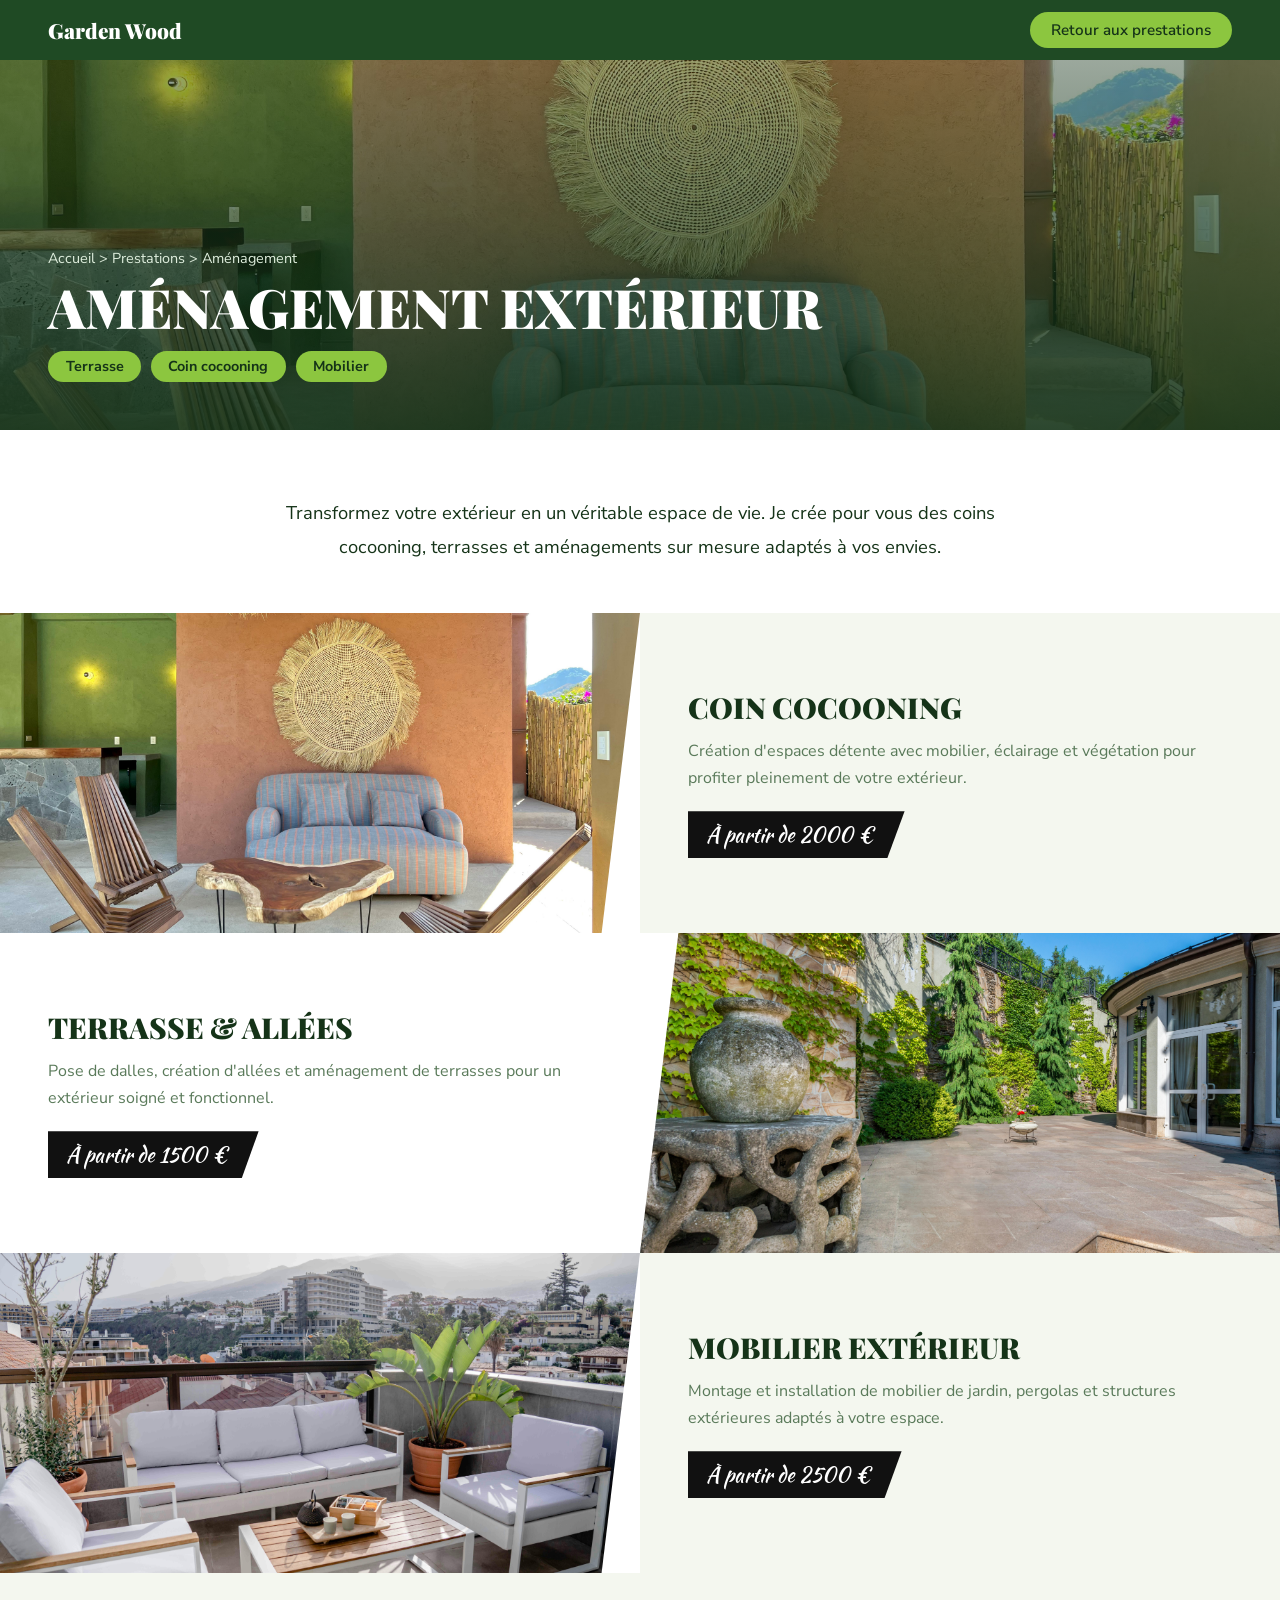
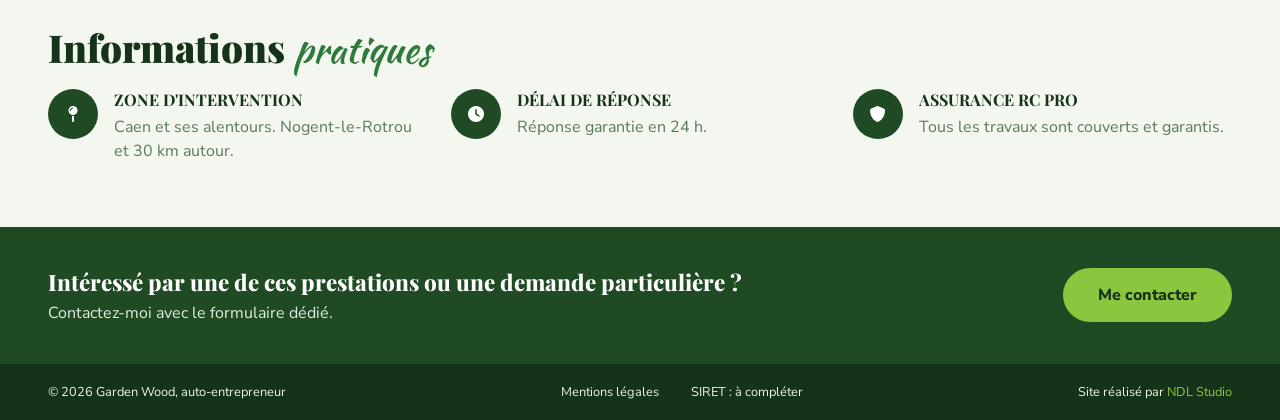
<file: amenagement.html>
<!DOCTYPE html>
<html lang="fr">
<head>
<meta charset="UTF-8">
<meta name="viewport" content="width=device-width, initial-scale=1.0">
<title>Garden Wood | Aménagement extérieur</title>
<link rel="preconnect" href="https://fonts.googleapis.com">
<link href="https://fonts.googleapis.com/css2?family=Kaushan+Script&family=Nunito+Sans:wght@400;600;700&family=Playfair+Display:wght@800;900&display=swap" rel="stylesheet">
<link href="ressource/style.css" rel="stylesheet">
<link rel="stylesheet" href="https://cdnjs.cloudflare.com/ajax/libs/font-awesome/6.5.0/css/all.min.css">
</head>
<body>
    <nav>
        <a href="index.html" class="nav-logo">Garden Wood</a>
        <button class="burger" id="burger" aria-label="Menu"><span></span><span></span><span></span></button>
        <ul class="nav-links">
            <li><a href="index.html#services" class="nav-cta">Retour aux prestations</a></li>
        </ul>
    </nav>

    <div class="cover cover-amenagement" style="">
        <div class="cover-overlay">
            <p class="cover-breadcrumb">Accueil &gt; Prestations &gt; Aménagement</p>
            <h1>Aménagement extérieur</h1>
            <div class="cover-tags"><span class="cover-tag">Terrasse</span><span class="cover-tag">Coin cocooning</span><span class="cover-tag">Mobilier</span></div>
        </div>
    </div>

    <div class="prestation-intro"><p>Transformez votre extérieur en un véritable espace de vie. Je crée pour vous des coins cocooning, terrasses et aménagements sur mesure adaptés à vos envies.</p></div>

    <div class="bloc-prestation">
        <div class="bloc-photo" style="background-image:url('ressource/image/coin-cocooning.jpeg');background-position:center 70%;"></div>
        <div class="bloc-texte"><h2>Coin cocooning</h2><p>Création d'espaces détente avec mobilier, éclairage et végétation pour profiter pleinement de votre extérieur.</p><span class="bloc-prix">À partir de 2000 €</span></div>
    </div>

    <div class="bloc-prestation">
        <div class="bloc-texte"><h2>Terrasse &amp; allées</h2><p>Pose de dalles, création d'allées et aménagement de terrasses pour un extérieur soigné et fonctionnel.</p><span class="bloc-prix">À partir de 1500 €</span></div>
        <div class="bloc-photo" style="background-image:url('ressource/image/terrasse.jpeg');"></div>
    </div>

    <div class="bloc-prestation">
        <div class="bloc-photo" style="background-image:url('ressource/image/mobilier-exterieur.jpeg');"></div>
        <div class="bloc-texte"><h2>Mobilier extérieur</h2><p>Montage et installation de mobilier de jardin, pergolas et structures extérieures adaptés à votre espace.</p><span class="bloc-prix">À partir de 2500 €</span></div>
    </div>

    <section class="infos-prestation">
        <h2>Informations <span class="script">pratiques</span></h2>
        <div class="info-list">
            <div class="info-row"><i class="fa-solid fa-map-pin"></i><div><h4>Zone d'intervention</h4><p>Caen et ses alentours. Nogent-le-Rotrou et 30 km autour.</p></div></div>
            <div class="info-row"><i class="fa-solid fa-clock"></i><div><h4>Délai de réponse</h4><p>Réponse garantie en 24 h.</p></div></div>
            <div class="info-row"><i class="fa-solid fa-shield"></i><div><h4>Assurance RC Pro</h4><p>Tous les travaux sont couverts et garantis.</p></div></div>
        </div>
    </section>

    <div class="contact-band">
        <div class="contact-band-text">
            <p>Intéressé par une de ces prestations ou une demande particulière ?</p>
            <span>Contactez-moi avec le formulaire dédié.</span>
        </div>
        <a class="contact-band-btn" href="index.html#contact">Me contacter</a>
    </div>

    <footer class="footer">
        <span>© 2026 Garden Wood, auto-entrepreneur</span>
        <div class="footer-links"><a href="mentions-legales.html">Mentions légales</a><span>SIRET : à compléter</span></div>
        <span class="footer-credit">Site réalisé par <a href="https://ndlstudio.fr/" target="_blank">NDL Studio</a></span>
    </footer>
    <script src="ressource/script.js"></script>
</body>
</html>
</file>
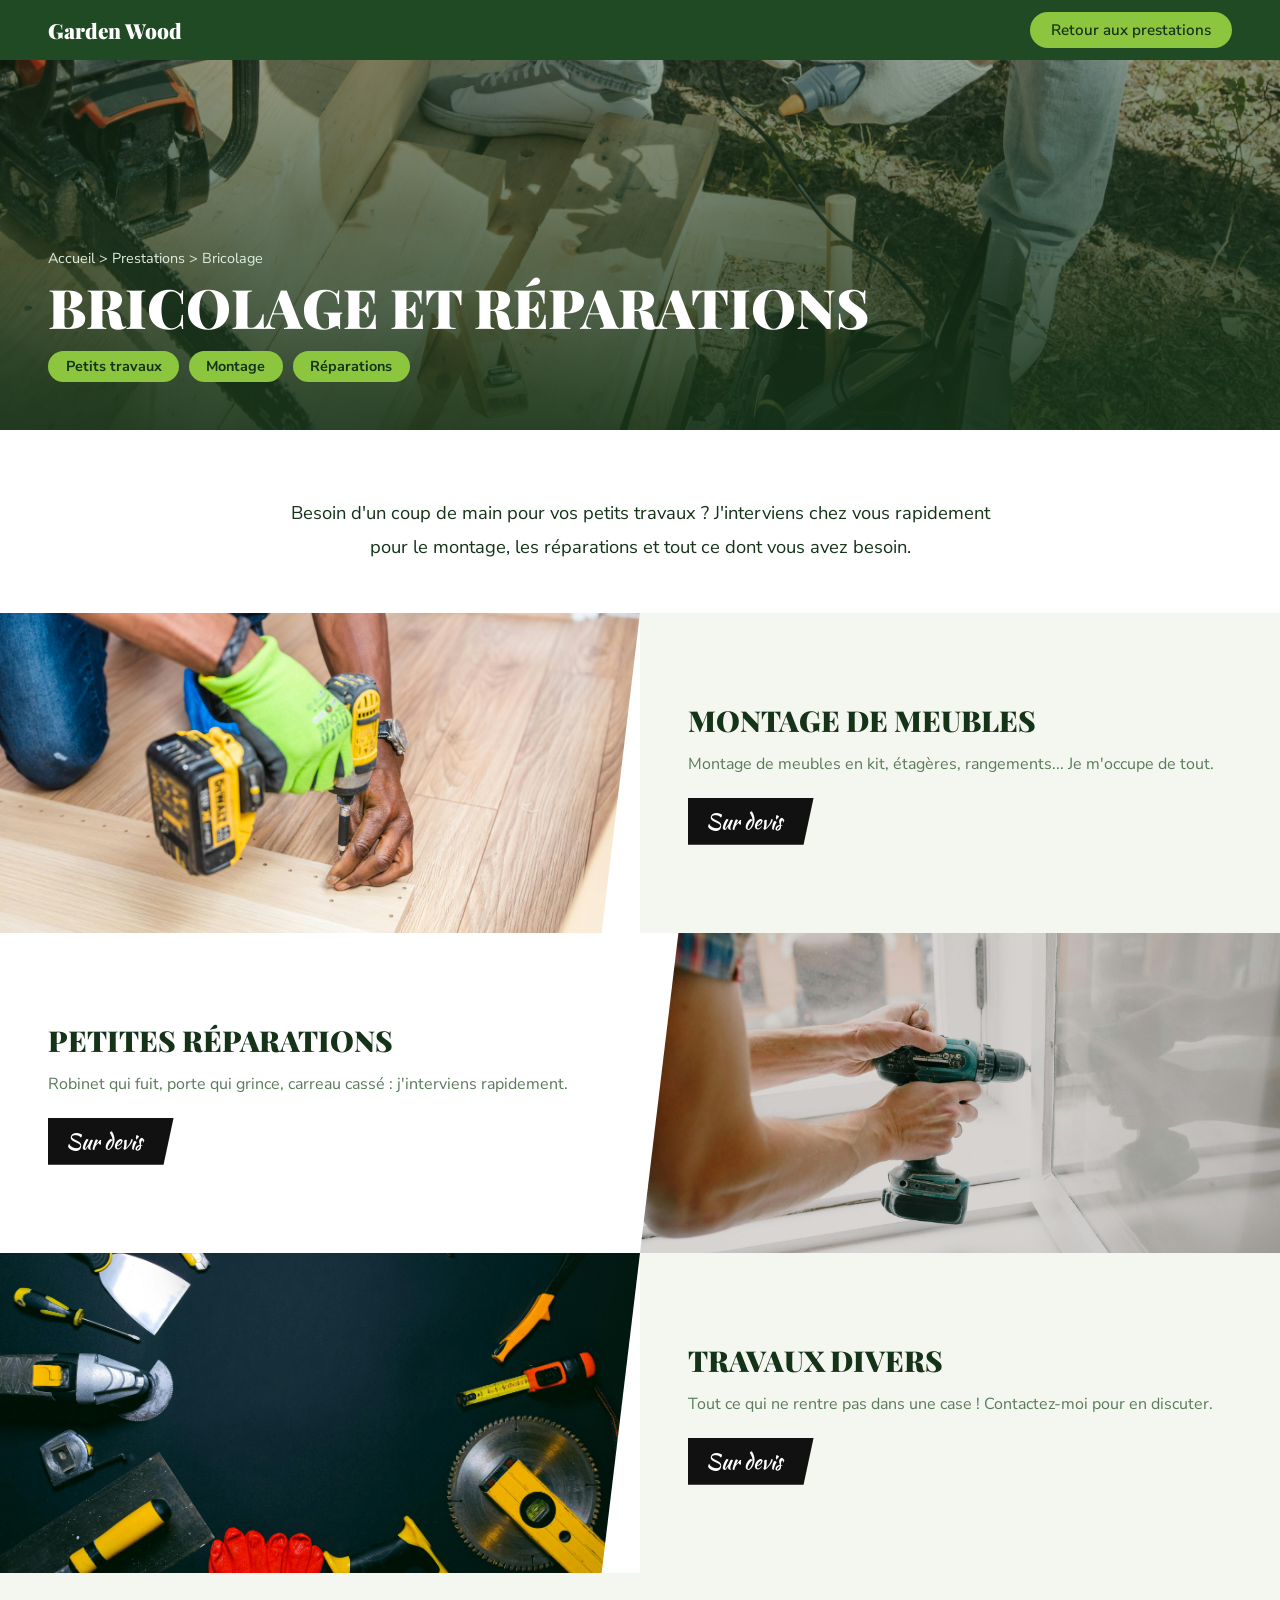
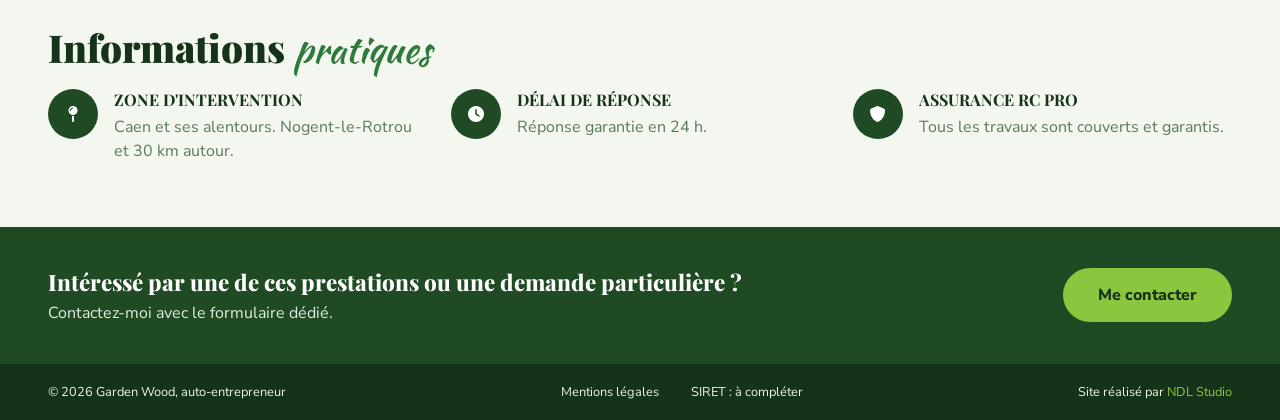
<file: bricolage.html>
<!DOCTYPE html>
<html lang="fr">
<head>
<meta charset="UTF-8">
<meta name="viewport" content="width=device-width, initial-scale=1.0">
<title>Garden Wood | Bricolage et réparations</title>
<link rel="preconnect" href="https://fonts.googleapis.com">
<link href="https://fonts.googleapis.com/css2?family=Kaushan+Script&family=Nunito+Sans:wght@400;600;700&family=Playfair+Display:wght@800;900&display=swap" rel="stylesheet">
<link href="ressource/style.css" rel="stylesheet">
<link rel="stylesheet" href="https://cdnjs.cloudflare.com/ajax/libs/font-awesome/6.5.0/css/all.min.css">
</head>
<body>
    <nav>
        <a href="index.html" class="nav-logo">Garden Wood</a>
        <button class="burger" id="burger" aria-label="Menu"><span></span><span></span><span></span></button>
        <ul class="nav-links">
            <li><a href="index.html#services" class="nav-cta">Retour aux prestations</a></li>
        </ul>
    </nav>

    <div class="cover " style="background-image:url('ressource/image/bricolage-menuiserie.jpeg')">
        <div class="cover-overlay">
            <p class="cover-breadcrumb">Accueil &gt; Prestations &gt; Bricolage</p>
            <h1>Bricolage et réparations</h1>
            <div class="cover-tags"><span class="cover-tag">Petits travaux</span><span class="cover-tag">Montage</span><span class="cover-tag">Réparations</span></div>
        </div>
    </div>

    <div class="prestation-intro"><p>Besoin d'un coup de main pour vos petits travaux ? J'interviens chez vous rapidement pour le montage, les réparations et tout ce dont vous avez besoin.</p></div>

    <div class="bloc-prestation">
        <div class="bloc-photo" style="background-image:url('ressource/image/montage-meuble.jpeg');"></div>
        <div class="bloc-texte"><h2>Montage de meubles</h2><p>Montage de meubles en kit, étagères, rangements... Je m'occupe de tout.</p><span class="bloc-prix">Sur devis</span></div>
    </div>

    <div class="bloc-prestation">
        <div class="bloc-texte"><h2>Petites réparations</h2><p>Robinet qui fuit, porte qui grince, carreau cassé : j'interviens rapidement.</p><span class="bloc-prix">Sur devis</span></div>
        <div class="bloc-photo" style="background-image:url('ressource/image/reparation-fenetre.jpeg');"></div>
    </div>

    <div class="bloc-prestation">
        <div class="bloc-photo" style="background-image:url('ressource/image/outils.jpeg');"></div>
        <div class="bloc-texte"><h2>Travaux divers</h2><p>Tout ce qui ne rentre pas dans une case ! Contactez-moi pour en discuter.</p><span class="bloc-prix">Sur devis</span></div>
    </div>

    <section class="infos-prestation">
        <h2>Informations <span class="script">pratiques</span></h2>
        <div class="info-list">
            <div class="info-row"><i class="fa-solid fa-map-pin"></i><div><h4>Zone d'intervention</h4><p>Caen et ses alentours. Nogent-le-Rotrou et 30 km autour.</p></div></div>
            <div class="info-row"><i class="fa-solid fa-clock"></i><div><h4>Délai de réponse</h4><p>Réponse garantie en 24 h.</p></div></div>
            <div class="info-row"><i class="fa-solid fa-shield"></i><div><h4>Assurance RC Pro</h4><p>Tous les travaux sont couverts et garantis.</p></div></div>
        </div>
    </section>

    <div class="contact-band">
        <div class="contact-band-text">
            <p>Intéressé par une de ces prestations ou une demande particulière ?</p>
            <span>Contactez-moi avec le formulaire dédié.</span>
        </div>
        <a class="contact-band-btn" href="index.html#contact">Me contacter</a>
    </div>

    <footer class="footer">
        <span>© 2026 Garden Wood, auto-entrepreneur</span>
        <div class="footer-links"><a href="mentions-legales.html">Mentions légales</a><span>SIRET : à compléter</span></div>
        <span class="footer-credit">Site réalisé par <a href="https://ndlstudio.fr/" target="_blank">NDL Studio</a></span>
    </footer>
    <script src="ressource/script.js"></script>
</body>
</html>
</file>
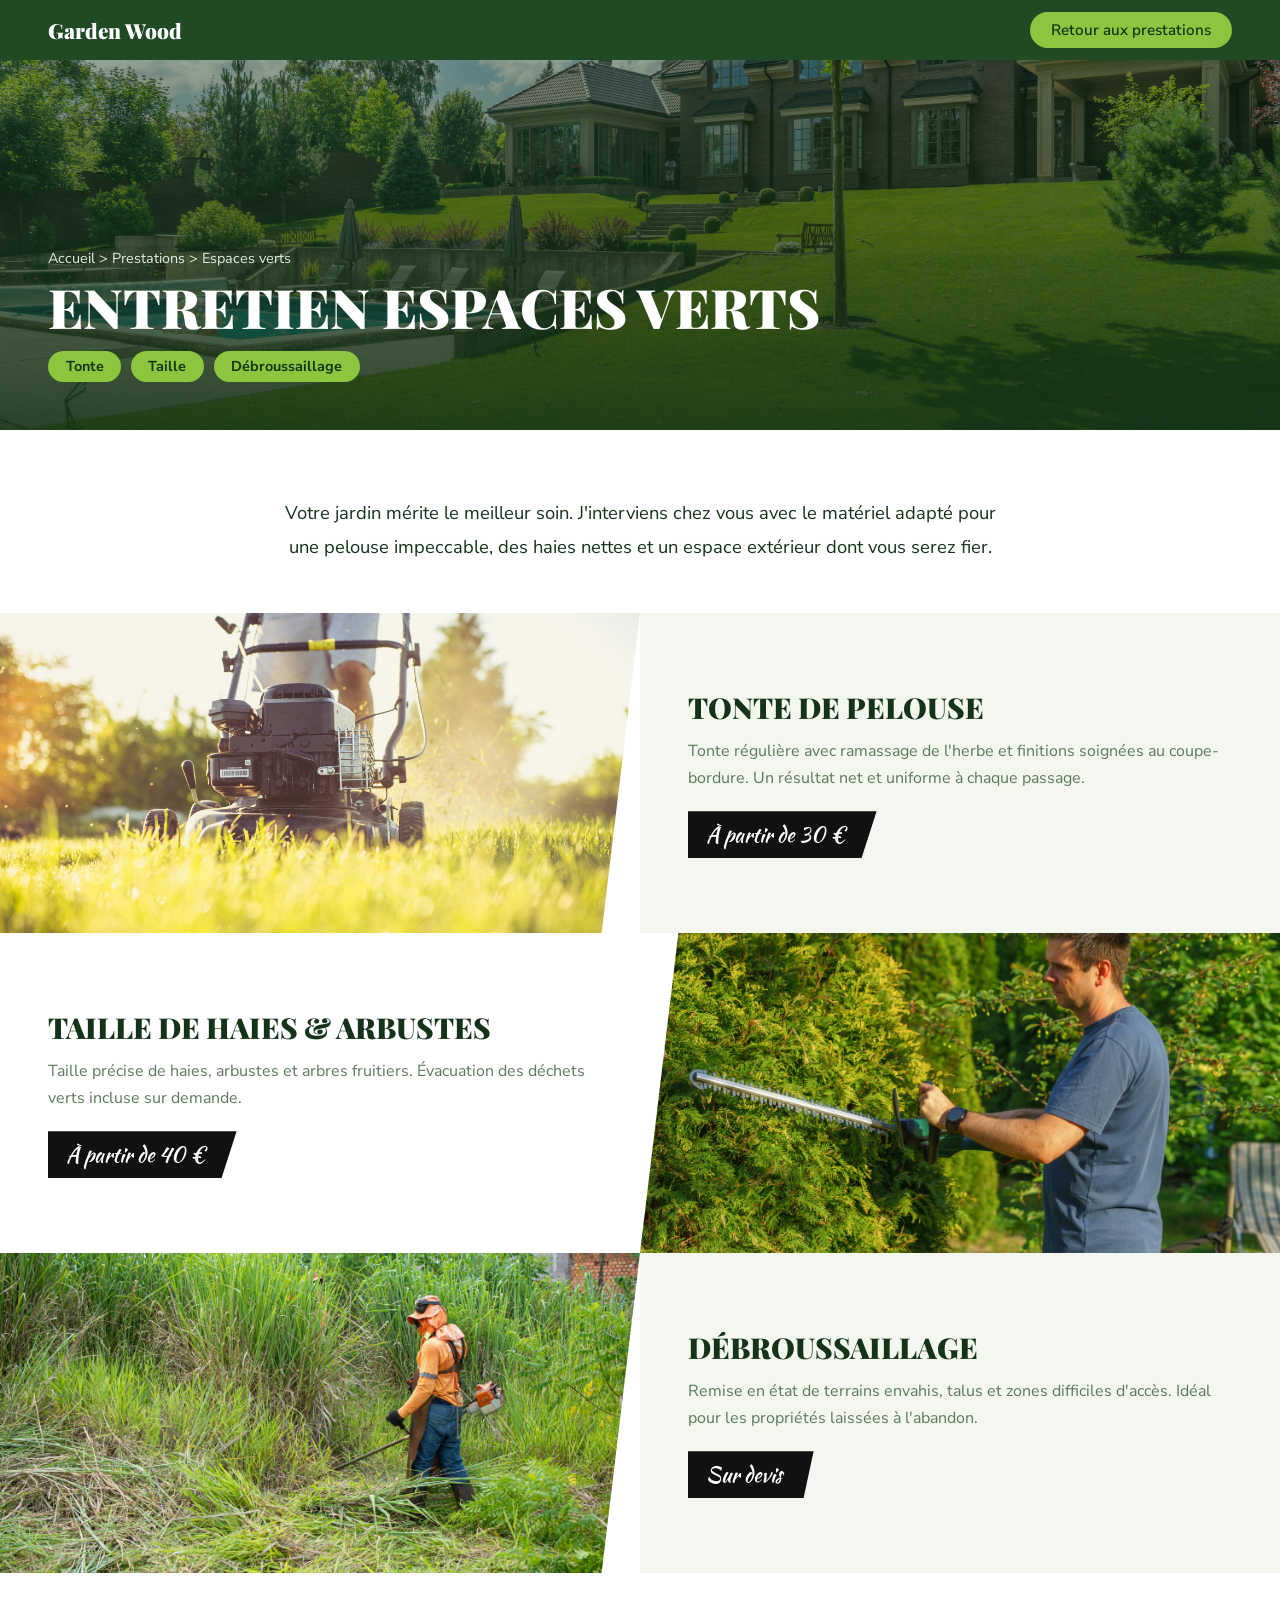
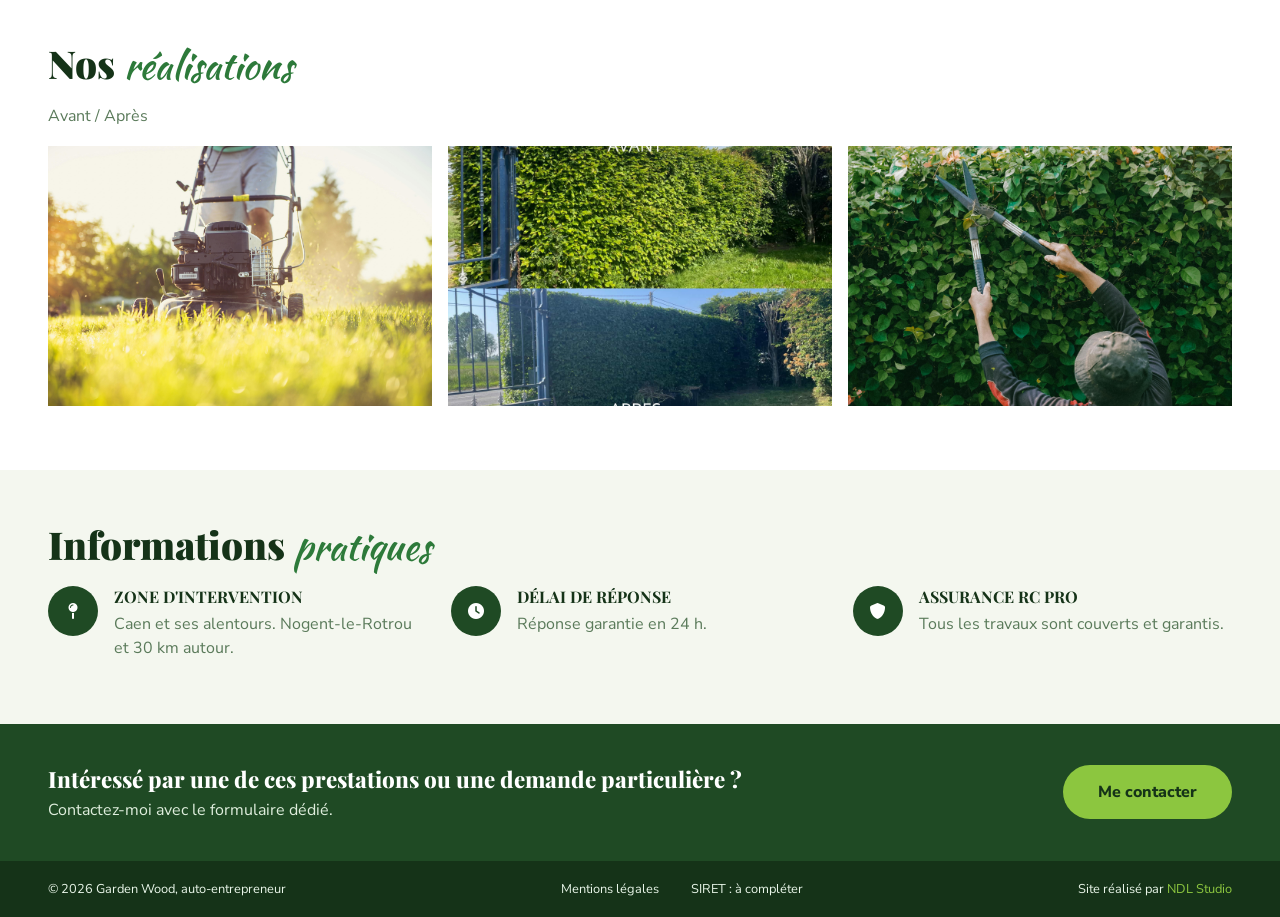
<file: espaces-verts.html>
<!DOCTYPE html>
<html lang="fr">
<head>
<meta charset="UTF-8">
<meta name="viewport" content="width=device-width, initial-scale=1.0">
<title>Garden Wood | Espaces verts</title>
<link rel="preconnect" href="https://fonts.googleapis.com">
<link href="https://fonts.googleapis.com/css2?family=Kaushan+Script&family=Nunito+Sans:wght@400;600;700&family=Playfair+Display:wght@800;900&display=swap" rel="stylesheet">
<link href="ressource/style.css" rel="stylesheet">
<link rel="stylesheet" href="https://cdnjs.cloudflare.com/ajax/libs/font-awesome/6.5.0/css/all.min.css">
</head>
<body>
    <nav>
        <a href="index.html" class="nav-logo">Garden Wood</a>
        <button class="burger" id="burger" aria-label="Menu"><span></span><span></span><span></span></button>
        <ul class="nav-links">
            <li><a href="index.html#services" class="nav-cta">Retour aux prestations</a></li>
        </ul>
    </nav>

    <div class="cover " style="background-image:url('ressource/image/espace-verts-entete.jpeg')">
        <div class="cover-overlay">
            <p class="cover-breadcrumb">Accueil &gt; Prestations &gt; Espaces verts</p>
            <h1>Entretien espaces verts</h1>
            <div class="cover-tags"><span class="cover-tag">Tonte</span><span class="cover-tag">Taille</span><span class="cover-tag">Débroussaillage</span></div>
        </div>
    </div>

    <div class="prestation-intro"><p>Votre jardin mérite le meilleur soin. J'interviens chez vous avec le matériel adapté pour une pelouse impeccable, des haies nettes et un espace extérieur dont vous serez fier.</p></div>

    <div class="bloc-prestation">
        <div class="bloc-photo" style="background-image:url('ressource/image/tonte-pelouse.jpg');"></div>
        <div class="bloc-texte"><h2>Tonte de pelouse</h2><p>Tonte régulière avec ramassage de l'herbe et finitions soignées au coupe-bordure. Un résultat net et uniforme à chaque passage.</p><span class="bloc-prix">À partir de 30 €</span></div>
    </div>

    <div class="bloc-prestation">
        <div class="bloc-texte"><h2>Taille de haies &amp; arbustes</h2><p>Taille précise de haies, arbustes et arbres fruitiers. Évacuation des déchets verts incluse sur demande.</p><span class="bloc-prix">À partir de 40 €</span></div>
        <div class="bloc-photo" style="background-image:url('ressource/image/taille-haies.jpeg');"></div>
    </div>

    <div class="bloc-prestation">
        <div class="bloc-photo" style="background-image:url('ressource/image/debrousaillage.jpeg');"></div>
        <div class="bloc-texte"><h2>Débroussaillage</h2><p>Remise en état de terrains envahis, talus et zones difficiles d'accès. Idéal pour les propriétés laissées à l'abandon.</p><span class="bloc-prix">Sur devis</span></div>
    </div>

    <section class="galerie-prestation">
        <h2>Nos <span class="script">réalisations</span></h2>
        <p class="section-label">Avant / Après</p>
        <div class="galerie-grid"><div class="galerie-photo" style="background-image:url('ressource/image/lawn-mowing.jpeg')"></div><div class="galerie-photo" style="background-image:url('ressource/image/Avant-apres-entretien-1.jpg')"></div><div class="galerie-photo" style="background-image:url('ressource/image/hedge_trimming.jpeg')"></div></div>
    </section>

    <section class="infos-prestation">
        <h2>Informations <span class="script">pratiques</span></h2>
        <div class="info-list">
            <div class="info-row"><i class="fa-solid fa-map-pin"></i><div><h4>Zone d'intervention</h4><p>Caen et ses alentours. Nogent-le-Rotrou et 30 km autour.</p></div></div>
            <div class="info-row"><i class="fa-solid fa-clock"></i><div><h4>Délai de réponse</h4><p>Réponse garantie en 24 h.</p></div></div>
            <div class="info-row"><i class="fa-solid fa-shield"></i><div><h4>Assurance RC Pro</h4><p>Tous les travaux sont couverts et garantis.</p></div></div>
        </div>
    </section>

    <div class="contact-band">
        <div class="contact-band-text">
            <p>Intéressé par une de ces prestations ou une demande particulière ?</p>
            <span>Contactez-moi avec le formulaire dédié.</span>
        </div>
        <a class="contact-band-btn" href="index.html#contact">Me contacter</a>
    </div>

    <footer class="footer">
        <span>© 2026 Garden Wood, auto-entrepreneur</span>
        <div class="footer-links"><a href="mentions-legales.html">Mentions légales</a><span>SIRET : à compléter</span></div>
        <span class="footer-credit">Site réalisé par <a href="https://ndlstudio.fr/" target="_blank">NDL Studio</a></span>
    </footer>
    <script src="ressource/script.js"></script>
</body>
</html>
</file>
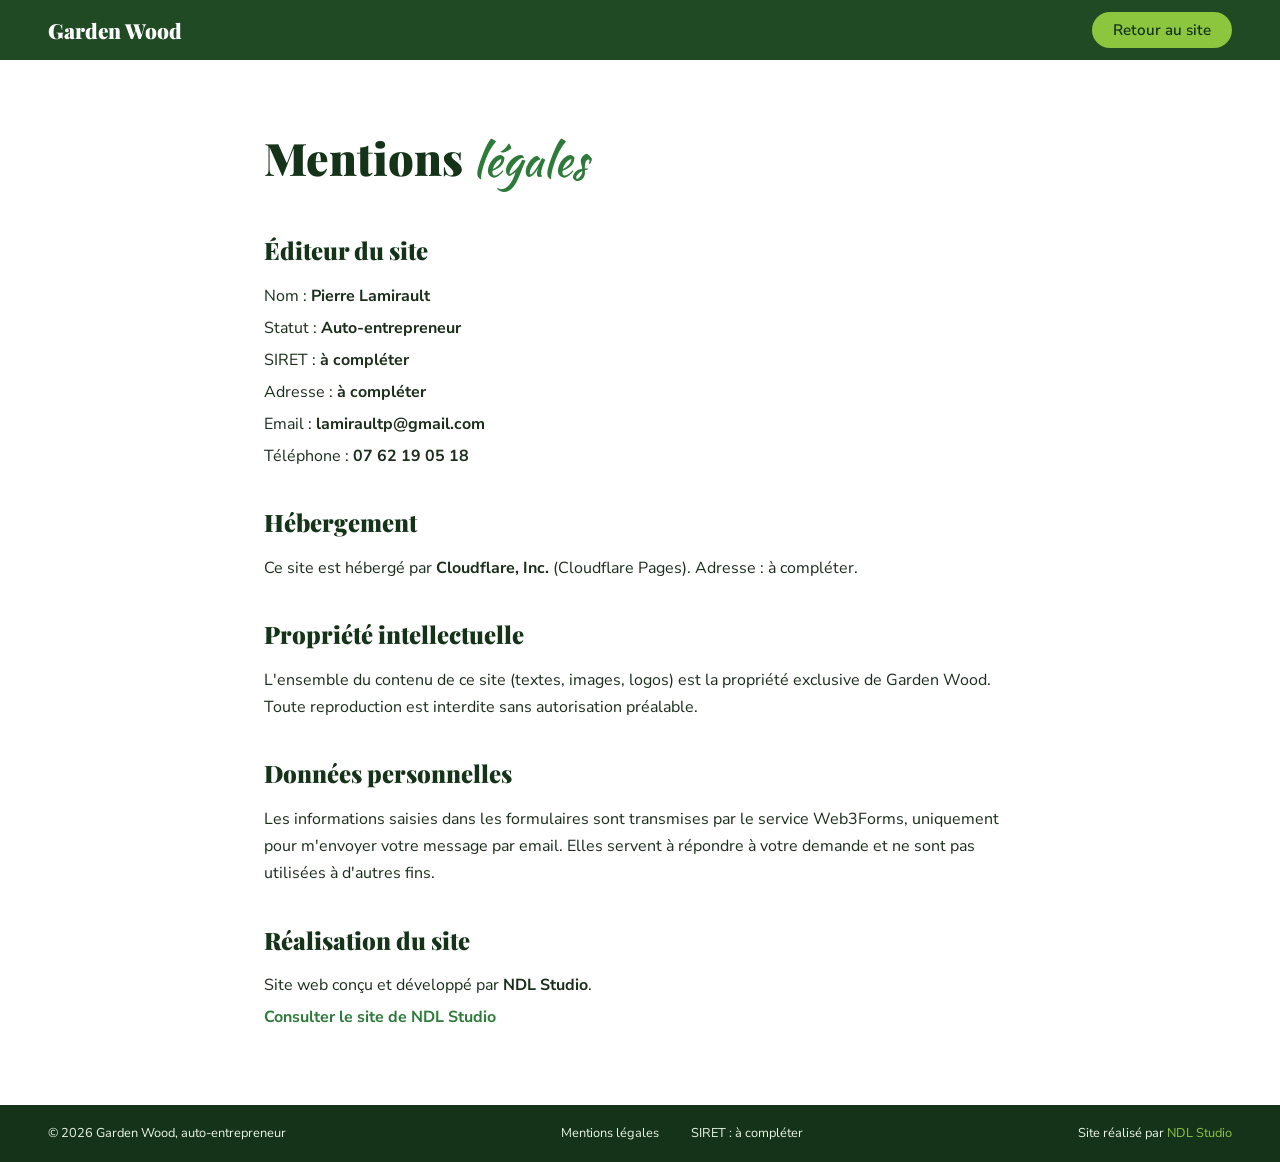
<file: mentions-legales.html>
<!DOCTYPE html>
<html lang="fr">
<head>
<meta charset="UTF-8">
<meta name="viewport" content="width=device-width, initial-scale=1.0">
<title>Garden Wood | Mentions légales</title>
<link rel="preconnect" href="https://fonts.googleapis.com">
<link href="https://fonts.googleapis.com/css2?family=Kaushan+Script&family=Nunito+Sans:wght@400;600;700&family=Playfair+Display:wght@800;900&display=swap" rel="stylesheet">
<link href="ressource/style.css" rel="stylesheet">
<link rel="stylesheet" href="https://cdnjs.cloudflare.com/ajax/libs/font-awesome/6.5.0/css/all.min.css">
</head>
<body>
    <nav>
        <a href="index.html" class="nav-logo">Garden Wood</a>
        <button class="burger" id="burger" aria-label="Menu"><span></span><span></span><span></span></button>
        <ul class="nav-links">
            <li><a href="index.html#contact" class="nav-cta">Retour au site</a></li>
        </ul>
    </nav>

    <section class="mentions">
        <h1>Mentions <span class="script">légales</span></h1>

        <h2>Éditeur du site</h2>
        <p>Nom : <strong>Pierre Lamirault</strong></p>
        <p>Statut : <strong>Auto-entrepreneur</strong></p>
        <p>SIRET : <strong>à compléter</strong></p>
        <p>Adresse : <strong>à compléter</strong></p>
        <p>Email : <strong>lamiraultp@gmail.com</strong></p>
        <p>Téléphone : <strong>07 62 19 05 18</strong></p>

        <h2>Hébergement</h2>
        <p>Ce site est hébergé par <strong>Cloudflare, Inc.</strong> (Cloudflare Pages). Adresse : à compléter.</p>

        <h2>Propriété intellectuelle</h2>
        <p>L'ensemble du contenu de ce site (textes, images, logos) est la propriété exclusive de Garden Wood. Toute reproduction est interdite sans autorisation préalable.</p>

        <h2>Données personnelles</h2>
        <p>Les informations saisies dans les formulaires sont transmises par le service Web3Forms, uniquement pour m'envoyer votre message par email. Elles servent à répondre à votre demande et ne sont pas utilisées à d'autres fins.</p>

        <h2>Réalisation du site</h2>
        <p>Site web conçu et développé par <strong>NDL Studio</strong>.</p>
        <a href="https://ndlstudio.fr/" class="contact-link" target="_blank">Consulter le site de NDL Studio</a>
    </section>

    <footer class="footer">
        <span>© 2026 Garden Wood, auto-entrepreneur</span>
        <div class="footer-links"><span>Mentions légales</span><span>SIRET : à compléter</span></div>
        <span class="footer-credit">Site réalisé par <a href="https://ndlstudio.fr/" target="_blank">NDL Studio</a></span>
    </footer>
    <script src="ressource/script.js"></script>
</body>
</html>
</file>
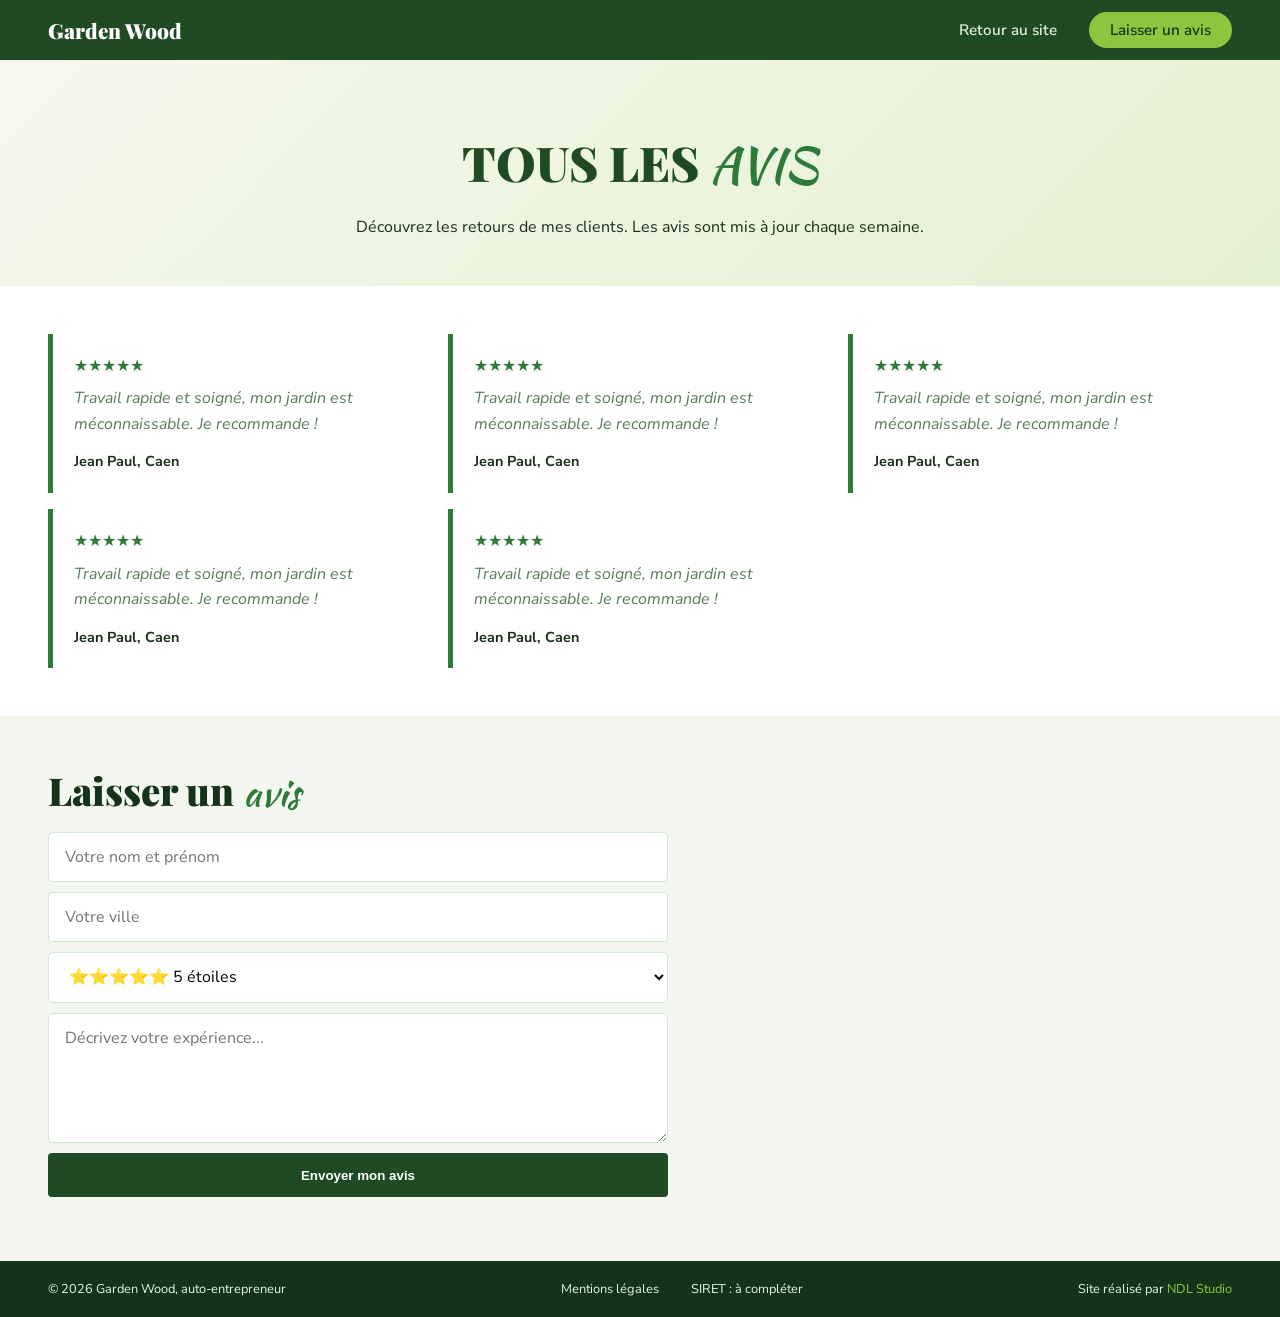
<file: page-avis.html>
<!DOCTYPE html>
<html lang="fr">
<head>
<meta charset="UTF-8">
<meta name="viewport" content="width=device-width, initial-scale=1.0">
<title>Garden Wood | Tous les avis</title>
<link rel="preconnect" href="https://fonts.googleapis.com">
<link href="https://fonts.googleapis.com/css2?family=Kaushan+Script&family=Nunito+Sans:wght@400;600;700&family=Playfair+Display:wght@800;900&display=swap" rel="stylesheet">
<link href="ressource/style.css" rel="stylesheet">
<link rel="stylesheet" href="https://cdnjs.cloudflare.com/ajax/libs/font-awesome/6.5.0/css/all.min.css">
</head>
<body>
    <nav>
        <a href="index.html" class="nav-logo">Garden Wood</a>
        <button class="burger" id="burger" aria-label="Menu"><span></span><span></span><span></span></button>
        <ul class="nav-links">
            <li><a href="index.html">Retour au site</a></li>
            <li><a href="#laisser-avis" class="nav-cta">Laisser un avis</a></li>
        </ul>
    </nav>

    <section class="avis-header">
        <h1>Tous les <span class="script">avis</span></h1>
        <p>Découvrez les retours de mes clients. Les avis sont mis à jour chaque semaine.</p>
    </section>

    <section class="avis-section">
        <div class="avis-grid">
            <div class="temo"><div class="stars">★★★★★</div><p>Travail rapide et soigné, mon jardin est méconnaissable. Je recommande !</p><span class="temo-author">Jean Paul, Caen</span></div><div class="temo"><div class="stars">★★★★★</div><p>Travail rapide et soigné, mon jardin est méconnaissable. Je recommande !</p><span class="temo-author">Jean Paul, Caen</span></div><div class="temo"><div class="stars">★★★★★</div><p>Travail rapide et soigné, mon jardin est méconnaissable. Je recommande !</p><span class="temo-author">Jean Paul, Caen</span></div><div class="temo"><div class="stars">★★★★★</div><p>Travail rapide et soigné, mon jardin est méconnaissable. Je recommande !</p><span class="temo-author">Jean Paul, Caen</span></div><div class="temo"><div class="stars">★★★★★</div><p>Travail rapide et soigné, mon jardin est méconnaissable. Je recommande !</p><span class="temo-author">Jean Paul, Caen</span></div>
        </div>
    </section>

    <section class="avis-form-section" id="laisser-avis">
        <h2>Laisser un <span class="script">avis</span></h2>
        <form class="avis-form" action="https://api.web3forms.com/submit" method="POST">
            <input type="hidden" name="access_key" value="5e7f50ac-89d0-419e-948c-0b74bc093e46">
            <input type="text" name="nom" placeholder="Votre nom et prénom">
            <input type="text" name="ville" placeholder="Votre ville">
            <select name="note" class="avis-select">
                <option value="1">⭐ 1 étoile</option>
                <option value="2">⭐⭐ 2 étoiles</option>
                <option value="3">⭐⭐⭐ 3 étoiles</option>
                <option value="4">⭐⭐⭐⭐ 4 étoiles</option>
                <option value="5" selected>⭐⭐⭐⭐⭐ 5 étoiles</option>
            </select>
            <textarea name="avis" placeholder="Décrivez votre expérience..."></textarea>
            <button type="submit">Envoyer mon avis</button>
        </form>
    </section>

    <footer class="footer">
        <span>© 2026 Garden Wood, auto-entrepreneur</span>
        <div class="footer-links"><a href="mentions-legales.html">Mentions légales</a><span>SIRET : à compléter</span></div>
        <span class="footer-credit">Site réalisé par <a href="https://ndlstudio.fr/" target="_blank">NDL Studio</a></span>
    </footer>
    <script src="ressource/script.js"></script>
</body>
</html>
</file>
<file: ressource/style.css>
:root {
    --bg:#fff; --bg2:#f4f7ef; --card:#fff; --border:#d4e6d4;
    --accent:#2d7a3a; --accent2:#1f4a24; --accent3:#e8f5e8;
    --text:#1a2e1a; --muted:#5a7a5a; --muted2:#8aaa8a;
    --green-forest:#153318; --green-mid:#3a8a4a; --green-neon:#8cc63f;
    --serif:'Playfair Display',Georgia,serif; --script:'Kaushan Script',cursive;
}
* { box-sizing:border-box; }
body { margin:0; background:var(--bg); color:var(--text); font-family:'Nunito Sans',sans-serif; }
h2 { font-family:var(--serif); font-weight:900; font-size:2.4rem; margin:0 0 12px; color:var(--green-forest); }
.script { font-family:var(--script); font-weight:400; color:var(--accent); }

/* NAV */
nav { position:fixed; top:0; left:0; right:0; z-index:50; display:flex; align-items:center; justify-content:space-between; padding:1rem 3rem; background:var(--accent2); }
.nav-logo { margin:0; font-family:var(--serif); font-weight:900; font-size:1.3rem; color:#fff; }
.burger { display:none; }
.nav-links { display:flex; gap:2rem; list-style:none; margin:0; padding:0; align-items:center; }
.nav-links a { color:#dfeedd; text-decoration:none; font-weight:600; font-size:.95rem; }
.nav-links a:hover { color:var(--green-neon); }
.nav-cta { background:var(--green-neon); color:var(--green-forest) !important; padding:.5rem 1.3rem; border-radius:100px; }

/* HERO */
.hero { display:grid; grid-template-columns:1.1fr 1fr; gap:1rem; padding:110px 3rem 3rem; background:linear-gradient(135deg,#f6f9ee,#e4f0d2); overflow:hidden; }
.hero-text { align-self:center; }
.hero-logo { width:120px; height:auto; margin-bottom:.5rem; }
.hero h1 { font-family:var(--serif); font-weight:900; font-size:4.2rem; line-height:1; text-transform:uppercase; color:var(--accent2); margin:0 0 1.5rem; }
.hero h1 .script { display:block; text-transform:none; font-size:4.6rem; margin-top:.2rem; }
.band-black, .band-green { margin:0 0 .8rem; padding:.7rem 2.2rem .7rem 1.2rem; font-weight:700; }
.band-black { background:#111; color:#fff; font-family:var(--script); font-size:1.7rem; clip-path:polygon(0 0,100% 0,96% 100%,0 100%); }
.band-green { background:var(--accent2); color:#fff; font-size:1.05rem; width:92%; clip-path:polygon(0 0,100% 0,97% 100%,0 100%); }
.hero-desc { color:var(--green-forest); line-height:1.7; max-width:480px; margin-top:1.2rem; }
.hero-photos { display:flex; flex-direction:column; gap:.5rem; }
.photo { flex:1; min-height:170px; background:var(--green-mid) center/cover; clip-path:polygon(8% 0,100% 0,100% 100%,0 100%); }

/* ZONE */
.zone-bar { background:var(--accent2); display:flex; justify-content:center; align-items:center; gap:3rem; padding:1.2rem 3rem; color:#fff; flex-wrap:wrap; }
.zone-item { display:flex; align-items:center; gap:1rem; }
.zone-item i { font-size:1.8rem; color:var(--green-neon); }
.zone-item p { margin:0; line-height:1.4; }
.zone-phone { color:#fff; text-decoration:none; font-size:1.9rem; font-weight:800; }
.zone-phone i { color:var(--green-neon); font-size:1.4rem; }
.badge { width:78px; height:78px; border:2px solid #fff; border-radius:50%; display:flex; align-items:center; justify-content:center; text-align:center; text-transform:uppercase; font-weight:800; font-size:.8rem; line-height:1.2; }

/* PRESTATIONS */
.services { padding:4rem 3rem; background:var(--bg); }
.section-label { color:var(--muted); margin:0 0 1.2rem; }
.services-grid { display:grid; grid-template-columns:repeat(2,1fr); gap:0 2.5rem; }
.scard { display:flex; align-items:center; gap:1.2rem; padding:1.1rem 0; border-bottom:1px solid var(--border); text-decoration:none; color:inherit; }
.scard-icon { flex:none; width:58px; height:58px; border-radius:50%; background:var(--accent2); color:#fff; display:flex; align-items:center; justify-content:center; font-size:1.4rem; }
.scard h3 { margin:0 0 .2rem; font-family:var(--serif); font-size:1.15rem; text-transform:uppercase; color:var(--green-forest); }
.scard p { margin:0; font-size:.95rem; color:var(--muted); }
.scard:hover .scard-icon { background:var(--green-neon); color:var(--green-forest); }
.scard-contact .scard-icon { background:var(--green-neon); color:var(--green-forest); }
.slogan { text-align:center; font-size:1.8rem; margin:2.5rem 0 0; }

/* STATS */
.stats { display:grid; grid-template-columns:repeat(3,1fr); background:var(--green-forest); padding:2rem; }
.stat { text-align:center; }
.stat-num { display:block; font-family:var(--serif); font-size:2.6rem; font-weight:900; color:var(--green-neon); }
.stat-lbl { display:block; color:#fff; font-size:1.1rem; margin-top:.4rem; }

/* AVIS */
.temoignages { padding:4rem 3rem; background:var(--bg2); }
.temo-grid { display:grid; grid-template-columns:repeat(3,1fr); gap:1rem; }
.temo { background:var(--card); border-left:5px solid var(--accent); padding:1.3rem; }
.stars { color:var(--accent); margin-bottom:.6rem; }
.temo p { font-style:italic; color:var(--muted); line-height:1.6; margin:0 0 .8rem; }
.temo-author { font-weight:700; font-size:.9rem; }
.btn-ghost { display:inline-block; margin-top:1.5rem; padding:.9rem 1.6rem; background:var(--accent2); color:#fff; text-decoration:none; font-weight:700; clip-path:polygon(0 0,100% 0,96% 100%,0 100%); padding-right:2.2rem; }

/* FAQ */
.faq { padding:4rem 3rem; }
.faq-list { display:flex; flex-direction:column; gap:8px; }
.faq-item { background:var(--bg2); border-left:5px solid var(--green-neon); padding:1rem 1.2rem; display:flex; flex-direction:column; cursor:pointer; font-weight:700; }
.faq-answer { display:none; font-weight:400; margin-top:.5rem; color:var(--muted); }
.faq-arrow { color:var(--accent); font-size:1.3rem; }

/* CONTACT */
.contact { background:var(--accent2); padding:4rem 3rem; color:#fff; }
.contact h2 { color:#fff; }
.contact h2 .script { color:var(--green-neon); }
.inner-contact { display:flex; gap:4rem; align-items:flex-start; }
.contact-info, .contact-form { flex:1; }
.contact-info p { line-height:1.6; }
.contact-link { display:block; margin-bottom:.6rem; color:var(--green-neon); text-decoration:none; font-weight:700; }
.contact-form { display:flex; flex-direction:column; gap:10px; }
.contact-form input, .contact-form textarea { background:#fff; border:none; border-radius:4px; padding:.8rem 1rem; font:inherit; color:var(--text); }
.contact-form textarea { min-height:110px; }
.contact-form button { background:var(--green-neon); color:var(--green-forest); padding:.9rem; border:none; border-radius:4px; font-weight:800; cursor:pointer; }

/* FOOTER */
.footer { background:var(--green-forest); padding:1.2rem 3rem; display:flex; justify-content:space-between; align-items:center; gap:1rem; flex-wrap:wrap; }
.footer span, .footer-links a { font-size:.8rem; color:var(--accent3); }
.footer-links { display:flex; gap:2rem; }
.footer-links a, .footer-credit a { text-decoration:none; }
.footer-credit a { color:var(--green-neon); }

/* RESPONSIVE */
@media (max-width:768px) {
    nav { padding:1rem 1.2rem; flex-wrap:wrap; }
    .burger { display:flex; flex-direction:column; gap:5px; background:none; border:none; padding:6px; cursor:pointer; }
    .burger span { width:26px; height:3px; background:#fff; }
    .nav-links { display:none; width:100%; flex-direction:column; align-items:flex-start; gap:1rem; padding-top:1rem; }
    .nav-links.open { display:flex; }
    .hero { grid-template-columns:1fr; padding:100px 1.2rem 2rem; }
    .hero h1 { font-size:2.5rem; }
    .hero h1 .script { font-size:2.8rem; }
    .band-black { font-size:1.3rem; }
    .band-green { width:100%; }
    .hero-photos { display:grid; grid-template-columns:1fr 1fr; gap:.5rem; }
    .photo { min-height:140px; clip-path:none; background-position:center; }
    .photo:first-child { grid-column:1 / -1; min-height:240px; background-position:center 35%; clip-path:polygon(0 0,100% 0,100% 94%,0 100%); }
    .contact-form input, .contact-form textarea, .avis-form input, .avis-form select, .avis-form textarea { font-size:1rem; padding:1rem 1.1rem; }
    .contact-form textarea, .avis-form textarea { min-height:170px; }
    .contact-form button, .avis-form button { padding:1.1rem; font-size:1.05rem; }
    .zone-bar { padding:1.2rem; gap:1.2rem; flex-direction:column; text-align:center; }
    .zone-phone { font-size:1.6rem; }
    .services, .temoignages, .faq, .contact { padding:2.5rem 1.2rem; }
    h2 { font-size:1.8rem; }
    .services-grid, .temo-grid { grid-template-columns:1fr; }
    .stats { padding:1.5rem .5rem; }
    .stat-num { font-size:1.7rem; }
    .stat-lbl { font-size:.85rem; }
    .inner-contact { flex-direction:column; gap:2rem; width:100%; }
    .footer { padding:1.2rem; flex-direction:column; text-align:center; }
}

/* PAGES INTERNES */
.nav-logo { text-decoration:none; }
.cover { min-height:430px; background:var(--green-mid) center/cover; display:flex; }
.cover-amenagement { background-image:url('image/coin-cocooning.jpeg'); }
.cover-overlay { width:100%; padding:140px 3rem 3rem; display:flex; flex-direction:column; justify-content:flex-end; background:linear-gradient(to top,rgba(21,51,24,.9),rgba(21,51,24,.35)); color:#fff; }
.cover-breadcrumb { margin:0 0 .6rem; font-size:.9rem; color:#dfeedd; }
.cover h1 { font-family:var(--serif); font-weight:900; font-size:3.4rem; text-transform:uppercase; line-height:1.05; margin:0 0 1rem; }
.cover-tags { display:flex; flex-wrap:wrap; gap:.6rem; }
.cover-tag { background:var(--green-neon); color:var(--green-forest); font-weight:700; padding:.35rem 1.1rem; border-radius:100px; font-size:.9rem; }
.prestation-intro { max-width:760px; margin:0 auto; padding:3rem 1.5rem 2rem; text-align:center; font-size:1.15rem; line-height:1.8; color:var(--green-forest); }
.bloc-prestation { display:grid; grid-template-columns:1fr 1fr; min-height:320px; }
.bloc-photo { background:var(--green-mid) center/cover; clip-path:polygon(0 0,100% 0,94% 100%,0 100%); }
.bloc-prestation > .bloc-texte + .bloc-photo { clip-path:polygon(6% 0,100% 0,100% 100%,0 100%); }
.bloc-texte { padding:2.5rem 3rem; display:flex; flex-direction:column; justify-content:center; align-items:flex-start; background:var(--bg2); }
.bloc-prestation:nth-of-type(even) .bloc-texte { background:var(--bg); }
.bloc-texte h2 { font-size:1.8rem; text-transform:uppercase; }
.bloc-texte p { line-height:1.7; color:var(--muted); margin:0 0 1.2rem; }
.bloc-prix { background:#111; color:#fff; font-family:var(--script); font-size:1.3rem; padding:.5rem 2rem .5rem 1.1rem; clip-path:polygon(0 0,100% 0,92% 100%,0 100%); }
.galerie-prestation { padding:4rem 3rem; }
.galerie-grid { display:grid; grid-template-columns:repeat(3,1fr); gap:1rem; }
.galerie-photo { height:260px; background:var(--green-mid) center/cover; }
.infos-prestation { padding:3rem 3rem 4rem; background:var(--bg2); }
.info-list { display:grid; grid-template-columns:repeat(3,1fr); gap:1.5rem; }
.info-row { display:flex; gap:1rem; align-items:flex-start; }
.info-row i { flex:none; width:50px; height:50px; border-radius:50%; background:var(--accent2); color:#fff; display:flex; align-items:center; justify-content:center; }
.info-row h4 { margin:0 0 .3rem; font-family:var(--serif); text-transform:uppercase; color:var(--green-forest); }
.info-row p { margin:0; color:var(--muted); line-height:1.5; }
.contact-band { background:var(--accent2); color:#fff; display:flex; justify-content:space-between; align-items:center; gap:2rem; padding:2.5rem 3rem; }
.contact-band-text p { margin:0 0 .3rem; font-family:var(--serif); font-size:1.4rem; font-weight:800; }
.contact-band-text span { color:#dfeedd; }
.contact-band-btn { flex:none; background:var(--green-neon); color:var(--green-forest); font-weight:800; text-decoration:none; padding:1rem 2.2rem; border-radius:100px; }
.mentions { max-width:800px; margin:0 auto; padding:120px 1.5rem 4rem; line-height:1.7; }
.mentions h1 { font-family:var(--serif); font-weight:900; font-size:2.8rem; margin:0 0 1rem; color:var(--green-forest); }
.mentions h2 { font-size:1.5rem; margin-top:2rem; }
.mentions p { margin:.3rem 0; }
.mentions .contact-link { color:var(--accent); }
.avis-header { padding:130px 3rem 2rem; background:linear-gradient(135deg,#f6f9ee,#e4f0d2); text-align:center; }
.avis-header h1 { font-family:var(--serif); font-weight:900; font-size:3rem; margin:0 0 .6rem; color:var(--accent2); text-transform:uppercase; }
.avis-section { padding:3rem; }
.avis-grid { display:grid; grid-template-columns:repeat(3,1fr); gap:1rem; }
.avis-form-section { padding:3rem 3rem 4rem; background:var(--bg2); }
.avis-form { max-width:620px; display:flex; flex-direction:column; gap:10px; }
.avis-form input, .avis-form select, .avis-form textarea { background:#fff; border:1px solid var(--border); border-radius:4px; padding:.8rem 1rem; font:inherit; }
.avis-form textarea { min-height:130px; }
.avis-form button { background:var(--accent2); color:#fff; border:none; border-radius:4px; padding:.9rem; font-weight:800; cursor:pointer; }

@media (max-width:768px) {
    .cover { min-height:340px; }
    .cover-overlay { padding:110px 1.2rem 2rem; }
    .cover h1 { font-size:2.1rem; }
    .bloc-prestation { grid-template-columns:1fr; }
    .bloc-prestation .bloc-photo { min-height:220px; order:-1; clip-path:none; }
    .bloc-texte { padding:1.8rem 1.2rem; }
    .galerie-prestation, .infos-prestation, .avis-section, .avis-form-section { padding:2.5rem 1.2rem; }
    .galerie-grid, .info-list, .avis-grid { grid-template-columns:1fr; }
    .galerie-photo { height:200px; }
    .contact-band { flex-direction:column; text-align:center; padding:2rem 1.2rem; }
    .avis-header { padding:110px 1.2rem 2rem; }
    .avis-header h1, .mentions h1 { font-size:2.1rem; }
}

/* FORMULAIRES MOBILE */
@media (max-width:768px) {
    .contact .contact-form, .avis-form-section .avis-form { width:100%; max-width:none; gap:14px; }
    .contact .contact-form input, .contact .contact-form textarea,
    .avis-form-section .avis-form input, .avis-form-section .avis-form select, .avis-form-section .avis-form textarea { font-size:1.05rem; padding:1.15rem 1.2rem; min-height:58px; }
    .contact .contact-form textarea, .avis-form-section .avis-form textarea { min-height:200px; }
    .contact .contact-form button, .avis-form-section .avis-form button { padding:1.2rem; font-size:1.1rem; }
}
</file>
